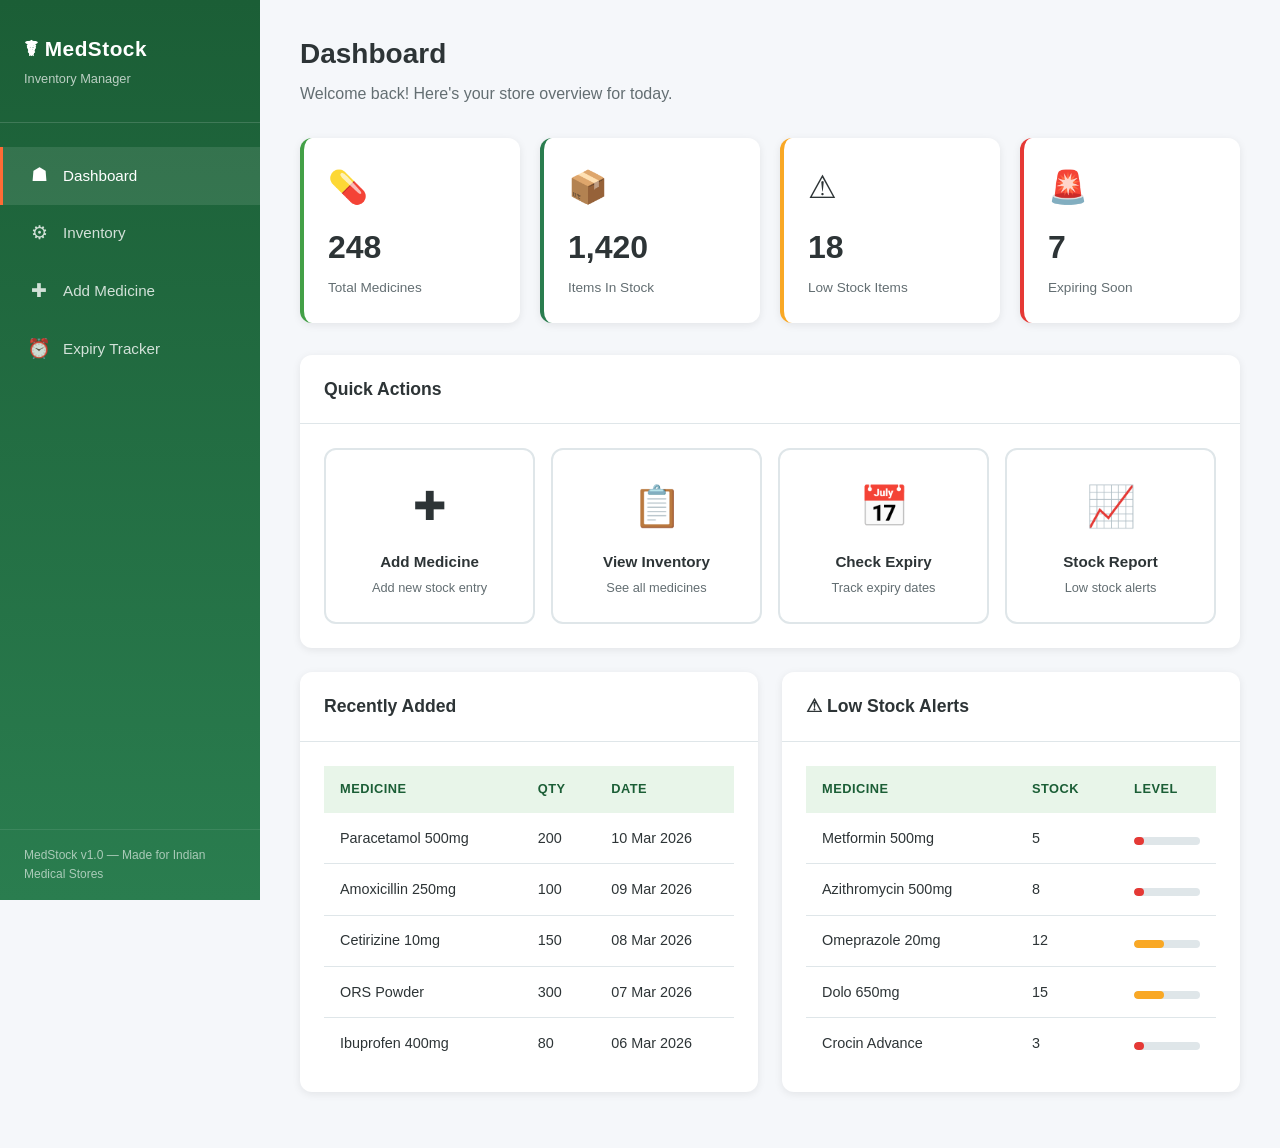
<file: index.html>
<!DOCTYPE html>
<html lang="en">
<head>
  <meta charset="UTF-8">
  <meta name="viewport" content="width=device-width, initial-scale=1.0">
  <title>MedStock - Dashboard</title>
  <link rel="stylesheet" href="style.css">
</head>
<body>
  <div class="page-wrapper">

    <!-- Sidebar Navigation -->
    <nav class="sidebar">
      <div class="sidebar-brand">
        <h2>&#9764; MedStock</h2>
        <p>Inventory Manager</p>
      </div>
      <ul class="sidebar-nav">
        <li><a href="index.html" class="active"><span class="nav-icon">&#9751;</span> Dashboard</a></li>
        <li><a href="inventory.html"><span class="nav-icon">&#9881;</span> Inventory</a></li>
        <li><a href="add-medicine.html"><span class="nav-icon">&#10010;</span> Add Medicine</a></li>
        <li><a href="expiry.html"><span class="nav-icon">&#9200;</span> Expiry Tracker</a></li>
      </ul>
      <div class="sidebar-footer">
        MedStock v1.0 &mdash; Made for Indian Medical Stores
      </div>
    </nav>

    <!-- Main Content -->
    <main class="main-content">

      <!-- Page Header -->
      <div class="page-header">
        <h1>Dashboard</h1>
        <p>Welcome back! Here's your store overview for today.</p>
      </div>

      <!-- Stats Cards -->
      <section class="stats-grid">
        <div class="stat-card success">
          <div class="stat-icon">&#128138;</div>
          <div class="stat-value">248</div>
          <div class="stat-label">Total Medicines</div>
        </div>
        <div class="stat-card">
          <div class="stat-icon">&#128230;</div>
          <div class="stat-value">1,420</div>
          <div class="stat-label">Items In Stock</div>
        </div>
        <div class="stat-card warning">
          <div class="stat-icon">&#9888;</div>
          <div class="stat-value">18</div>
          <div class="stat-label">Low Stock Items</div>
        </div>
        <div class="stat-card danger">
          <div class="stat-icon">&#128680;</div>
          <div class="stat-value">7</div>
          <div class="stat-label">Expiring Soon</div>
        </div>
      </section>

      <!-- Quick Actions -->
      <div class="card">
        <div class="card-header">
          <h2>Quick Actions</h2>
        </div>
        <div class="card-body">
          <div class="quick-actions">
            <a href="add-medicine.html" class="quick-action-card">
              <div class="action-icon">&#10010;</div>
              <div class="action-label">Add Medicine</div>
              <div class="action-desc">Add new stock entry</div>
            </a>
            <a href="inventory.html" class="quick-action-card">
              <div class="action-icon">&#128203;</div>
              <div class="action-label">View Inventory</div>
              <div class="action-desc">See all medicines</div>
            </a>
            <a href="expiry.html" class="quick-action-card">
              <div class="action-icon">&#128197;</div>
              <div class="action-label">Check Expiry</div>
              <div class="action-desc">Track expiry dates</div>
            </a>
            <a href="inventory.html" class="quick-action-card">
              <div class="action-icon">&#128200;</div>
              <div class="action-label">Stock Report</div>
              <div class="action-desc">Low stock alerts</div>
            </a>
          </div>
        </div>
      </div>

      <!-- Two Column Section -->
      <div class="two-col">

        <!-- Recent Additions -->
        <div class="card">
          <div class="card-header">
            <h2>Recently Added</h2>
          </div>
          <div class="card-body">
            <div class="table-wrapper">
              <table>
                <thead>
                  <tr>
                    <th>Medicine</th>
                    <th>Qty</th>
                    <th>Date</th>
                  </tr>
                </thead>
                <tbody>
                  <tr>
                    <td>Paracetamol 500mg</td>
                    <td>200</td>
                    <td>10 Mar 2026</td>
                  </tr>
                  <tr>
                    <td>Amoxicillin 250mg</td>
                    <td>100</td>
                    <td>09 Mar 2026</td>
                  </tr>
                  <tr>
                    <td>Cetirizine 10mg</td>
                    <td>150</td>
                    <td>08 Mar 2026</td>
                  </tr>
                  <tr>
                    <td>ORS Powder</td>
                    <td>300</td>
                    <td>07 Mar 2026</td>
                  </tr>
                  <tr>
                    <td>Ibuprofen 400mg</td>
                    <td>80</td>
                    <td>06 Mar 2026</td>
                  </tr>
                </tbody>
              </table>
            </div>
          </div>
        </div>

        <!-- Low Stock Alerts -->
        <div class="card">
          <div class="card-header">
            <h2>&#9888; Low Stock Alerts</h2>
          </div>
          <div class="card-body">
            <div class="table-wrapper">
              <table>
                <thead>
                  <tr>
                    <th>Medicine</th>
                    <th>Stock</th>
                    <th>Level</th>
                  </tr>
                </thead>
                <tbody>
                  <tr>
                    <td>Metformin 500mg</td>
                    <td>5</td>
                    <td>
                      <div class="stock-bar"><div class="stock-bar-fill low"></div></div>
                    </td>
                  </tr>
                  <tr>
                    <td>Azithromycin 500mg</td>
                    <td>8</td>
                    <td>
                      <div class="stock-bar"><div class="stock-bar-fill low"></div></div>
                    </td>
                  </tr>
                  <tr>
                    <td>Omeprazole 20mg</td>
                    <td>12</td>
                    <td>
                      <div class="stock-bar"><div class="stock-bar-fill medium"></div></div>
                    </td>
                  </tr>
                  <tr>
                    <td>Dolo 650mg</td>
                    <td>15</td>
                    <td>
                      <div class="stock-bar"><div class="stock-bar-fill medium"></div></div>
                    </td>
                  </tr>
                  <tr>
                    <td>Crocin Advance</td>
                    <td>3</td>
                    <td>
                      <div class="stock-bar"><div class="stock-bar-fill low"></div></div>
                    </td>
                  </tr>
                </tbody>
              </table>
            </div>
          </div>
        </div>

      </div>

    </main>
  </div>
</body>
</html>
</file>
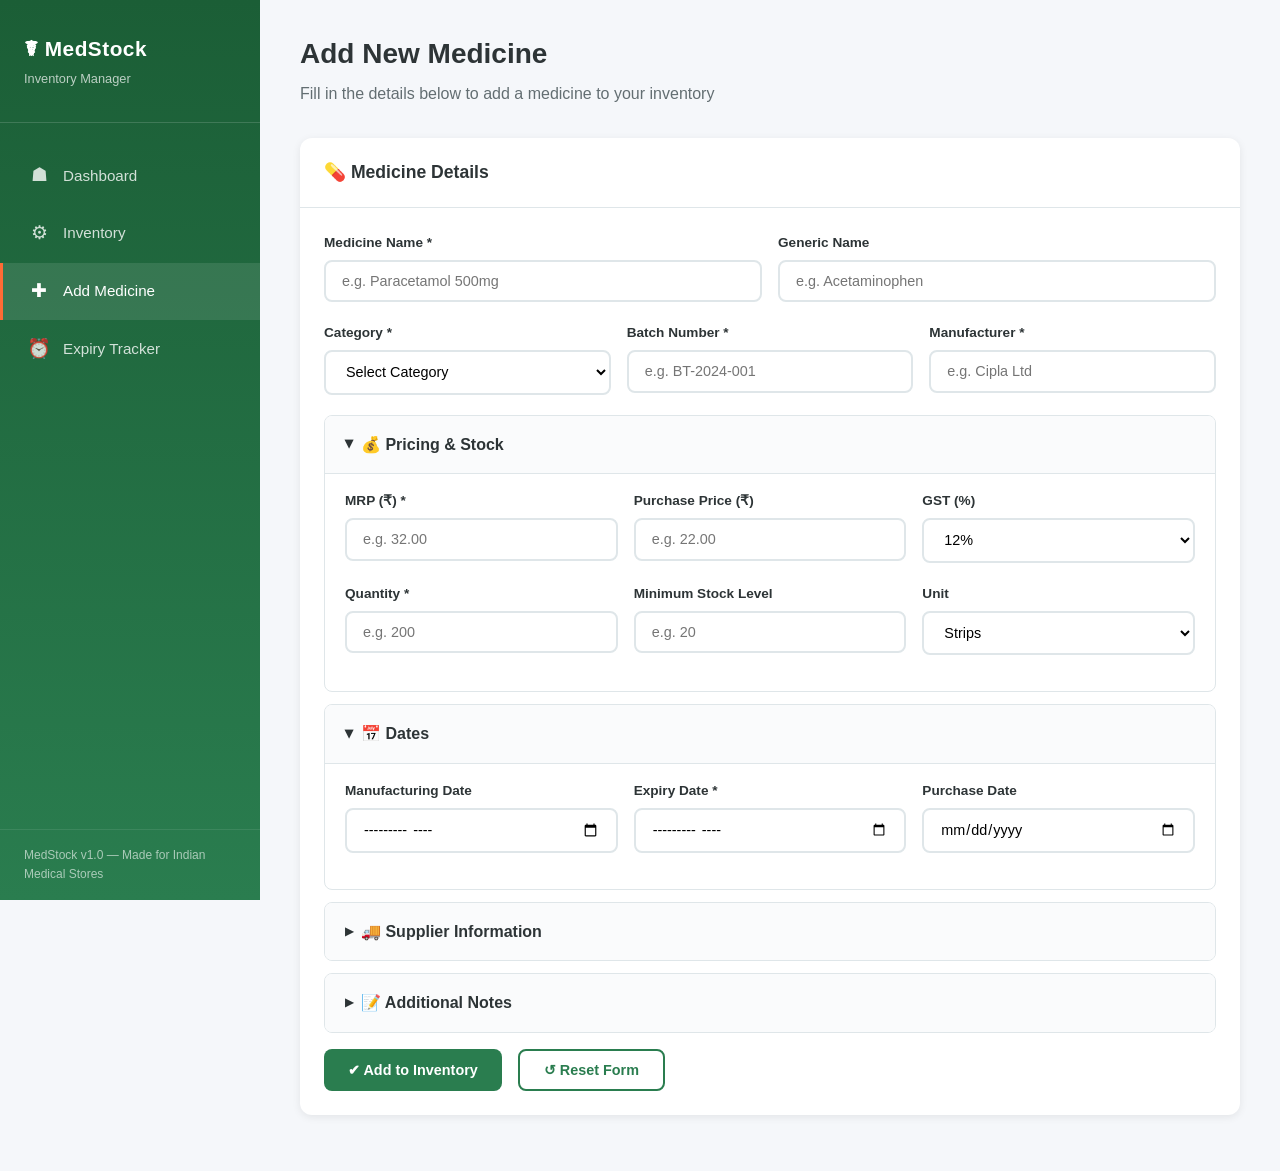
<file: add-medicine.html>
<!DOCTYPE html>
<html lang="en">
<head>
  <meta charset="UTF-8">
  <meta name="viewport" content="width=device-width, initial-scale=1.0">
  <title>MedStock - Add Medicine</title>
  <link rel="stylesheet" href="style.css">
</head>
<body>
  <div class="page-wrapper">

    <!-- Sidebar Navigation -->
    <nav class="sidebar">
      <div class="sidebar-brand">
        <h2>&#9764; MedStock</h2>
        <p>Inventory Manager</p>
      </div>
      <ul class="sidebar-nav">
        <li><a href="index.html"><span class="nav-icon">&#9751;</span> Dashboard</a></li>
        <li><a href="inventory.html"><span class="nav-icon">&#9881;</span> Inventory</a></li>
        <li><a href="add-medicine.html" class="active"><span class="nav-icon">&#10010;</span> Add Medicine</a></li>
        <li><a href="expiry.html"><span class="nav-icon">&#9200;</span> Expiry Tracker</a></li>
      </ul>
      <div class="sidebar-footer">
        MedStock v1.0 &mdash; Made for Indian Medical Stores
      </div>
    </nav>

    <!-- Main Content -->
    <main class="main-content">

      <!-- Page Header -->
      <div class="page-header">
        <h1>Add New Medicine</h1>
        <p>Fill in the details below to add a medicine to your inventory</p>
      </div>

      <!-- Add Medicine Form -->
      <div class="card">
        <div class="card-header">
          <h2>&#128138; Medicine Details</h2>
        </div>
        <div class="card-body">
          <form action="#" method="post">

            <!-- Basic Info -->
            <div class="form-row">
              <div class="form-group">
                <label for="name">Medicine Name *</label>
                <input type="text" id="name" name="name" placeholder="e.g. Paracetamol 500mg" required>
              </div>
              <div class="form-group">
                <label for="generic">Generic Name</label>
                <input type="text" id="generic" name="generic" placeholder="e.g. Acetaminophen">
              </div>
            </div>

            <div class="form-row-3">
              <div class="form-group">
                <label for="category">Category *</label>
                <select id="category" name="category" required>
                  <option value="">Select Category</option>
                  <option value="tablet">Tablet</option>
                  <option value="capsule">Capsule</option>
                  <option value="syrup">Syrup</option>
                  <option value="injection">Injection</option>
                  <option value="ointment">Ointment / Cream</option>
                  <option value="drops">Drops (Eye/Ear/Nasal)</option>
                  <option value="powder">Powder / Sachet</option>
                  <option value="spray">Spray</option>
                  <option value="other">Other</option>
                </select>
              </div>
              <div class="form-group">
                <label for="batch">Batch Number *</label>
                <input type="text" id="batch" name="batch" placeholder="e.g. BT-2024-001" required>
              </div>
              <div class="form-group">
                <label for="manufacturer">Manufacturer *</label>
                <input type="text" id="manufacturer" name="manufacturer" placeholder="e.g. Cipla Ltd" required>
              </div>
            </div>

            <!-- Pricing & Stock -->
            <details open>
              <summary>&#128176; Pricing &amp; Stock</summary>
              <div class="details-content">
                <div class="form-row-3">
                  <div class="form-group">
                    <label for="mrp">MRP (&#8377;) *</label>
                    <input type="number" id="mrp" name="mrp" placeholder="e.g. 32.00" step="0.01" min="0" required>
                  </div>
                  <div class="form-group">
                    <label for="purchase-price">Purchase Price (&#8377;)</label>
                    <input type="number" id="purchase-price" name="purchase_price" placeholder="e.g. 22.00" step="0.01" min="0">
                  </div>
                  <div class="form-group">
                    <label for="gst">GST (%)</label>
                    <select id="gst" name="gst">
                      <option value="0">0%</option>
                      <option value="5">5%</option>
                      <option value="12" selected>12%</option>
                      <option value="18">18%</option>
                      <option value="28">28%</option>
                    </select>
                  </div>
                </div>
                <div class="form-row-3">
                  <div class="form-group">
                    <label for="quantity">Quantity *</label>
                    <input type="number" id="quantity" name="quantity" placeholder="e.g. 200" min="0" required>
                  </div>
                  <div class="form-group">
                    <label for="min-stock">Minimum Stock Level</label>
                    <input type="number" id="min-stock" name="min_stock" placeholder="e.g. 20" min="0">
                  </div>
                  <div class="form-group">
                    <label for="unit">Unit</label>
                    <select id="unit" name="unit">
                      <option value="strips">Strips</option>
                      <option value="bottles">Bottles</option>
                      <option value="vials">Vials</option>
                      <option value="tubes">Tubes</option>
                      <option value="sachets">Sachets</option>
                      <option value="pieces">Pieces</option>
                    </select>
                  </div>
                </div>
              </div>
            </details>

            <!-- Dates -->
            <details open>
              <summary>&#128197; Dates</summary>
              <div class="details-content">
                <div class="form-row-3">
                  <div class="form-group">
                    <label for="mfg-date">Manufacturing Date</label>
                    <input type="month" id="mfg-date" name="mfg_date">
                  </div>
                  <div class="form-group">
                    <label for="exp-date">Expiry Date *</label>
                    <input type="month" id="exp-date" name="exp_date" required>
                  </div>
                  <div class="form-group">
                    <label for="purchase-date">Purchase Date</label>
                    <input type="date" id="purchase-date" name="purchase_date">
                  </div>
                </div>
              </div>
            </details>

            <!-- Supplier Info -->
            <details>
              <summary>&#128666; Supplier Information</summary>
              <div class="details-content">
                <div class="form-row">
                  <div class="form-group">
                    <label for="supplier">Supplier Name</label>
                    <input type="text" id="supplier" name="supplier" placeholder="e.g. Mehta Medical Distributors">
                  </div>
                  <div class="form-group">
                    <label for="supplier-phone">Supplier Phone</label>
                    <input type="tel" id="supplier-phone" name="supplier_phone" placeholder="e.g. +91 98765 43210">
                  </div>
                </div>
                <div class="form-group">
                  <label for="invoice">Invoice Number</label>
                  <input type="text" id="invoice" name="invoice" placeholder="e.g. INV-2024-0456">
                </div>
              </div>
            </details>

            <!-- Notes -->
            <details>
              <summary>&#128221; Additional Notes</summary>
              <div class="details-content">
                <div class="form-group">
                  <label for="notes">Notes</label>
                  <textarea id="notes" name="notes" rows="3" placeholder="Any special storage instructions, remarks, etc."></textarea>
                </div>
                <div class="form-group">
                  <label for="storage">Storage Instructions</label>
                  <select id="storage" name="storage">
                    <option value="room">Room Temperature (15-30°C)</option>
                    <option value="cool">Cool &amp; Dry Place</option>
                    <option value="refrigerated">Refrigerated (2-8°C)</option>
                    <option value="frozen">Frozen (-20°C)</option>
                  </select>
                </div>
              </div>
            </details>

            <!-- Submit -->
            <div class="mt-2" style="display: flex; gap: 1rem;">
              <button type="submit" class="btn btn-primary">&#10004; Add to Inventory</button>
              <button type="reset" class="btn btn-outline">&#8634; Reset Form</button>
            </div>

          </form>
        </div>
      </div>

    </main>
  </div>
</body>
</html>
</file>
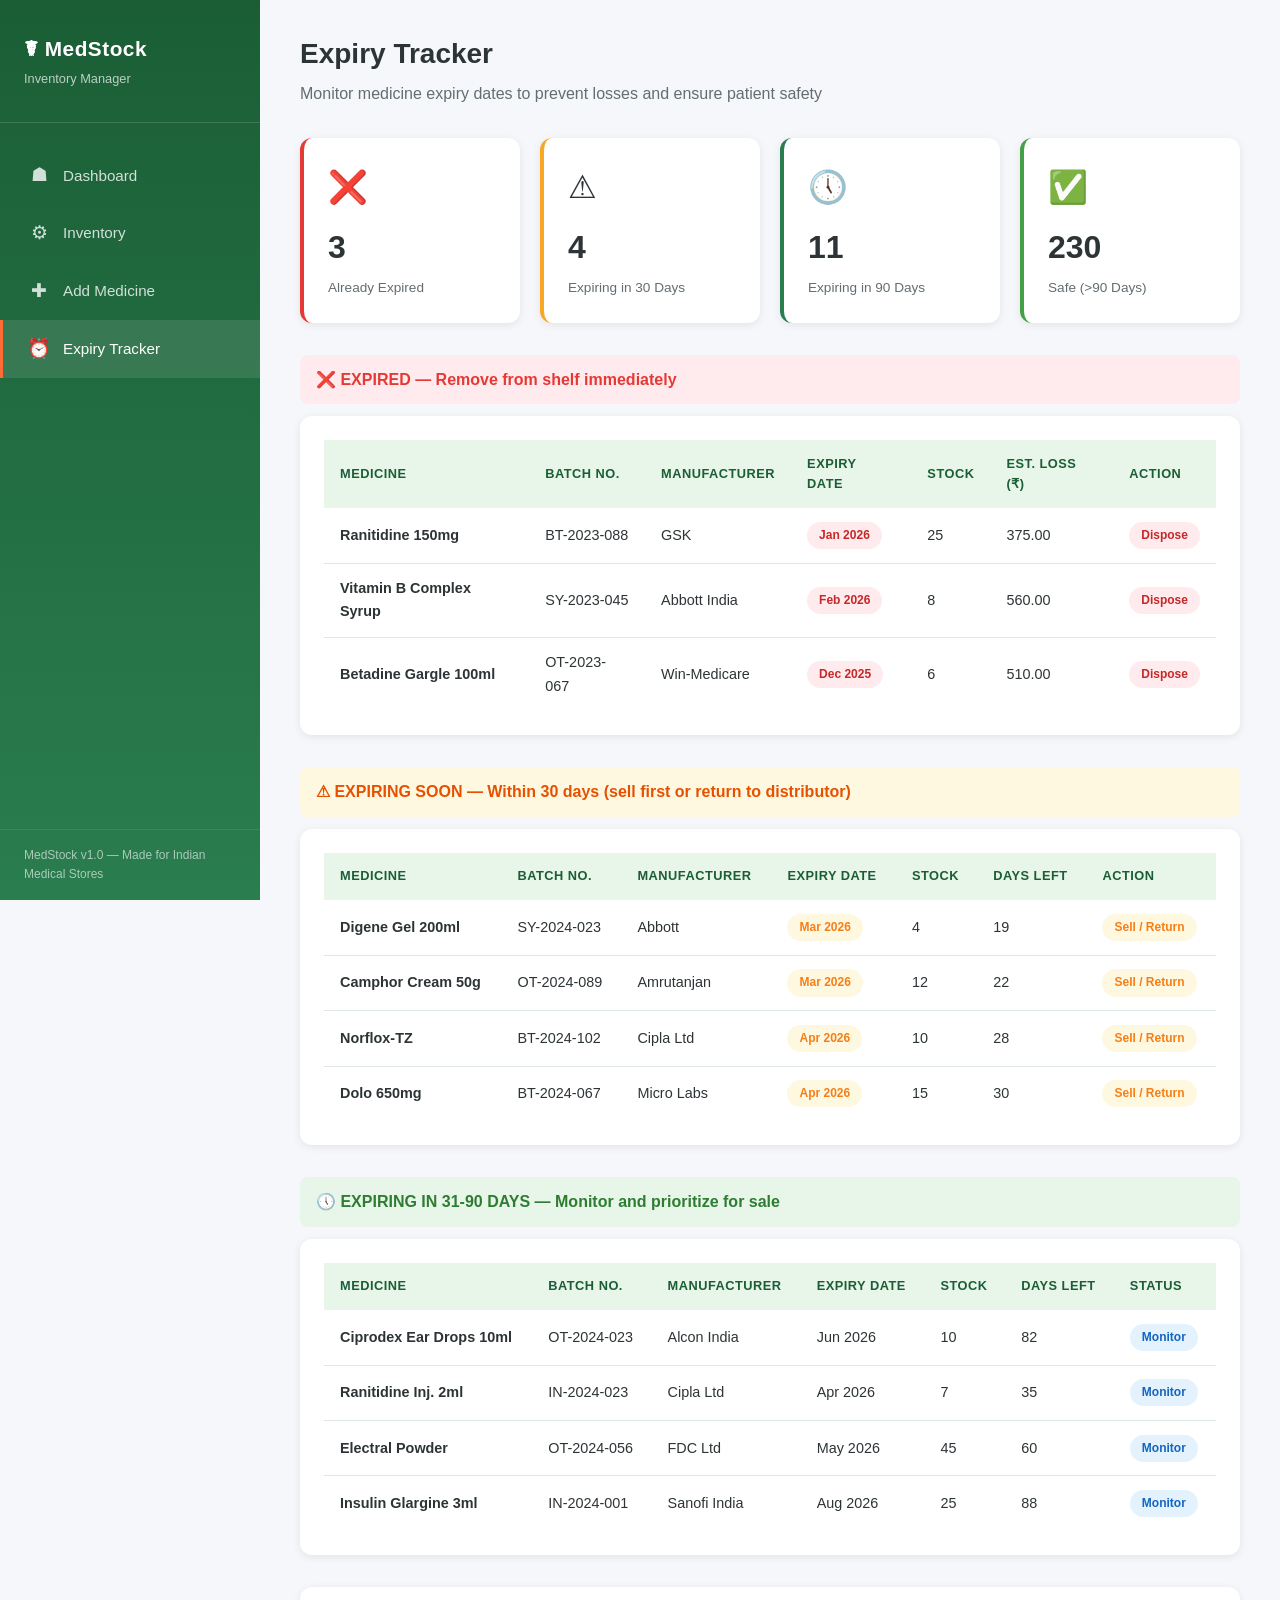
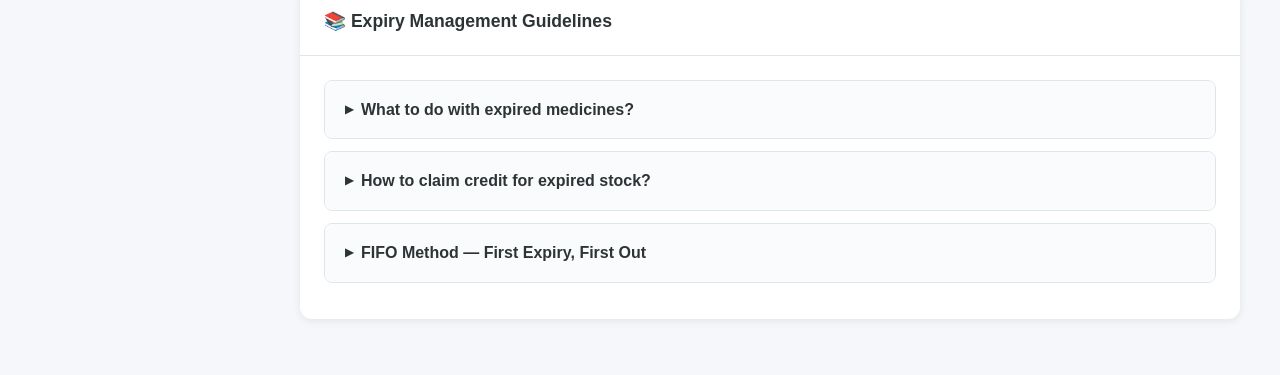
<file: expiry.html>
<!DOCTYPE html>
<html lang="en">
<head>
  <meta charset="UTF-8">
  <meta name="viewport" content="width=device-width, initial-scale=1.0">
  <title>MedStock - Expiry Tracker</title>
  <link rel="stylesheet" href="style.css">
</head>
<body>
  <div class="page-wrapper">

    <!-- Sidebar Navigation -->
    <nav class="sidebar">
      <div class="sidebar-brand">
        <h2>&#9764; MedStock</h2>
        <p>Inventory Manager</p>
      </div>
      <ul class="sidebar-nav">
        <li><a href="index.html"><span class="nav-icon">&#9751;</span> Dashboard</a></li>
        <li><a href="inventory.html"><span class="nav-icon">&#9881;</span> Inventory</a></li>
        <li><a href="add-medicine.html"><span class="nav-icon">&#10010;</span> Add Medicine</a></li>
        <li><a href="expiry.html" class="active"><span class="nav-icon">&#9200;</span> Expiry Tracker</a></li>
      </ul>
      <div class="sidebar-footer">
        MedStock v1.0 &mdash; Made for Indian Medical Stores
      </div>
    </nav>

    <!-- Main Content -->
    <main class="main-content">

      <!-- Page Header -->
      <div class="page-header">
        <h1>Expiry Tracker</h1>
        <p>Monitor medicine expiry dates to prevent losses and ensure patient safety</p>
      </div>

      <!-- Summary Stats -->
      <section class="stats-grid">
        <div class="stat-card danger">
          <div class="stat-icon">&#10060;</div>
          <div class="stat-value">3</div>
          <div class="stat-label">Already Expired</div>
        </div>
        <div class="stat-card warning">
          <div class="stat-icon">&#9888;</div>
          <div class="stat-value">4</div>
          <div class="stat-label">Expiring in 30 Days</div>
        </div>
        <div class="stat-card">
          <div class="stat-icon">&#128340;</div>
          <div class="stat-value">11</div>
          <div class="stat-label">Expiring in 90 Days</div>
        </div>
        <div class="stat-card success">
          <div class="stat-icon">&#9989;</div>
          <div class="stat-value">230</div>
          <div class="stat-label">Safe (&gt;90 Days)</div>
        </div>
      </section>

      <!-- EXPIRED -->
      <div class="expiry-group">
        <div class="expiry-group-title expired">
          &#10060; EXPIRED &mdash; Remove from shelf immediately
        </div>
        <div class="card">
          <div class="card-body">
            <div class="table-wrapper">
              <table>
                <thead>
                  <tr>
                    <th>Medicine</th>
                    <th>Batch No.</th>
                    <th>Manufacturer</th>
                    <th>Expiry Date</th>
                    <th>Stock</th>
                    <th>Est. Loss (&#8377;)</th>
                    <th>Action</th>
                  </tr>
                </thead>
                <tbody>
                  <tr>
                    <td><strong>Ranitidine 150mg</strong></td>
                    <td>BT-2023-088</td>
                    <td>GSK</td>
                    <td><span class="badge badge-danger">Jan 2026</span></td>
                    <td>25</td>
                    <td>375.00</td>
                    <td><span class="badge badge-danger">Dispose</span></td>
                  </tr>
                  <tr>
                    <td><strong>Vitamin B Complex Syrup</strong></td>
                    <td>SY-2023-045</td>
                    <td>Abbott India</td>
                    <td><span class="badge badge-danger">Feb 2026</span></td>
                    <td>8</td>
                    <td>560.00</td>
                    <td><span class="badge badge-danger">Dispose</span></td>
                  </tr>
                  <tr>
                    <td><strong>Betadine Gargle 100ml</strong></td>
                    <td>OT-2023-067</td>
                    <td>Win-Medicare</td>
                    <td><span class="badge badge-danger">Dec 2025</span></td>
                    <td>6</td>
                    <td>510.00</td>
                    <td><span class="badge badge-danger">Dispose</span></td>
                  </tr>
                </tbody>
              </table>
            </div>
          </div>
        </div>
      </div>

      <!-- EXPIRING SOON (within 30 days) -->
      <div class="expiry-group">
        <div class="expiry-group-title expiring-soon">
          &#9888; EXPIRING SOON &mdash; Within 30 days (sell first or return to distributor)
        </div>
        <div class="card">
          <div class="card-body">
            <div class="table-wrapper">
              <table>
                <thead>
                  <tr>
                    <th>Medicine</th>
                    <th>Batch No.</th>
                    <th>Manufacturer</th>
                    <th>Expiry Date</th>
                    <th>Stock</th>
                    <th>Days Left</th>
                    <th>Action</th>
                  </tr>
                </thead>
                <tbody>
                  <tr>
                    <td><strong>Digene Gel 200ml</strong></td>
                    <td>SY-2024-023</td>
                    <td>Abbott</td>
                    <td><span class="badge badge-warning">Mar 2026</span></td>
                    <td>4</td>
                    <td>19</td>
                    <td><span class="badge badge-warning">Sell / Return</span></td>
                  </tr>
                  <tr>
                    <td><strong>Camphor Cream 50g</strong></td>
                    <td>OT-2024-089</td>
                    <td>Amrutanjan</td>
                    <td><span class="badge badge-warning">Mar 2026</span></td>
                    <td>12</td>
                    <td>22</td>
                    <td><span class="badge badge-warning">Sell / Return</span></td>
                  </tr>
                  <tr>
                    <td><strong>Norflox-TZ</strong></td>
                    <td>BT-2024-102</td>
                    <td>Cipla Ltd</td>
                    <td><span class="badge badge-warning">Apr 2026</span></td>
                    <td>10</td>
                    <td>28</td>
                    <td><span class="badge badge-warning">Sell / Return</span></td>
                  </tr>
                  <tr>
                    <td><strong>Dolo 650mg</strong></td>
                    <td>BT-2024-067</td>
                    <td>Micro Labs</td>
                    <td><span class="badge badge-warning">Apr 2026</span></td>
                    <td>15</td>
                    <td>30</td>
                    <td><span class="badge badge-warning">Sell / Return</span></td>
                  </tr>
                </tbody>
              </table>
            </div>
          </div>
        </div>
      </div>

      <!-- EXPIRING IN 90 DAYS -->
      <div class="expiry-group">
        <div class="expiry-group-title safe">
          &#128340; EXPIRING IN 31-90 DAYS &mdash; Monitor and prioritize for sale
        </div>
        <div class="card">
          <div class="card-body">
            <div class="table-wrapper">
              <table>
                <thead>
                  <tr>
                    <th>Medicine</th>
                    <th>Batch No.</th>
                    <th>Manufacturer</th>
                    <th>Expiry Date</th>
                    <th>Stock</th>
                    <th>Days Left</th>
                    <th>Status</th>
                  </tr>
                </thead>
                <tbody>
                  <tr>
                    <td><strong>Ciprodex Ear Drops 10ml</strong></td>
                    <td>OT-2024-023</td>
                    <td>Alcon India</td>
                    <td>Jun 2026</td>
                    <td>10</td>
                    <td>82</td>
                    <td><span class="badge badge-info">Monitor</span></td>
                  </tr>
                  <tr>
                    <td><strong>Ranitidine Inj. 2ml</strong></td>
                    <td>IN-2024-023</td>
                    <td>Cipla Ltd</td>
                    <td>Apr 2026</td>
                    <td>7</td>
                    <td>35</td>
                    <td><span class="badge badge-info">Monitor</span></td>
                  </tr>
                  <tr>
                    <td><strong>Electral Powder</strong></td>
                    <td>OT-2024-056</td>
                    <td>FDC Ltd</td>
                    <td>May 2026</td>
                    <td>45</td>
                    <td>60</td>
                    <td><span class="badge badge-info">Monitor</span></td>
                  </tr>
                  <tr>
                    <td><strong>Insulin Glargine 3ml</strong></td>
                    <td>IN-2024-001</td>
                    <td>Sanofi India</td>
                    <td>Aug 2026</td>
                    <td>25</td>
                    <td>88</td>
                    <td><span class="badge badge-info">Monitor</span></td>
                  </tr>
                </tbody>
              </table>
            </div>
          </div>
        </div>
      </div>

      <!-- Expiry Guidelines -->
      <div class="card">
        <div class="card-header">
          <h2>&#128218; Expiry Management Guidelines</h2>
        </div>
        <div class="card-body">
          <details>
            <summary>What to do with expired medicines?</summary>
            <div class="details-content">
              <p>As per Indian Drug &amp; Cosmetics Act:</p>
              <ul style="margin: 0.5rem 0 0 1.5rem;">
                <li>Remove expired medicines from the shelf immediately</li>
                <li>Store separately in a marked &ldquo;Expired&rdquo; area</li>
                <li>Contact the distributor for return/credit within 30 days</li>
                <li>Maintain a register of expired medicines for audit</li>
                <li>Dispose as per local pharmacy guidelines</li>
              </ul>
            </div>
          </details>
          <details>
            <summary>How to claim credit for expired stock?</summary>
            <div class="details-content">
              <ul style="margin: 0 0 0 1.5rem;">
                <li>Contact the distributor or company representative</li>
                <li>Keep the original invoice and batch details ready</li>
                <li>Most companies accept returns up to 6 months post-expiry</li>
                <li>Credit notes are usually issued within 30-60 days</li>
                <li>Maintain a copy of all return receipts</li>
              </ul>
            </div>
          </details>
          <details>
            <summary>FIFO Method &mdash; First Expiry, First Out</summary>
            <div class="details-content">
              <p>Always sell medicines with the <strong>nearest expiry date first</strong>. When restocking shelves:</p>
              <ul style="margin: 0.5rem 0 0 1.5rem;">
                <li>Place newer stock at the back</li>
                <li>Move older stock to the front</li>
                <li>Check expiry dates weekly for fast-moving items</li>
                <li>Check expiry dates monthly for slow-moving items</li>
              </ul>
            </div>
          </details>
        </div>
      </div>

    </main>
  </div>
</body>
</html>
</file>
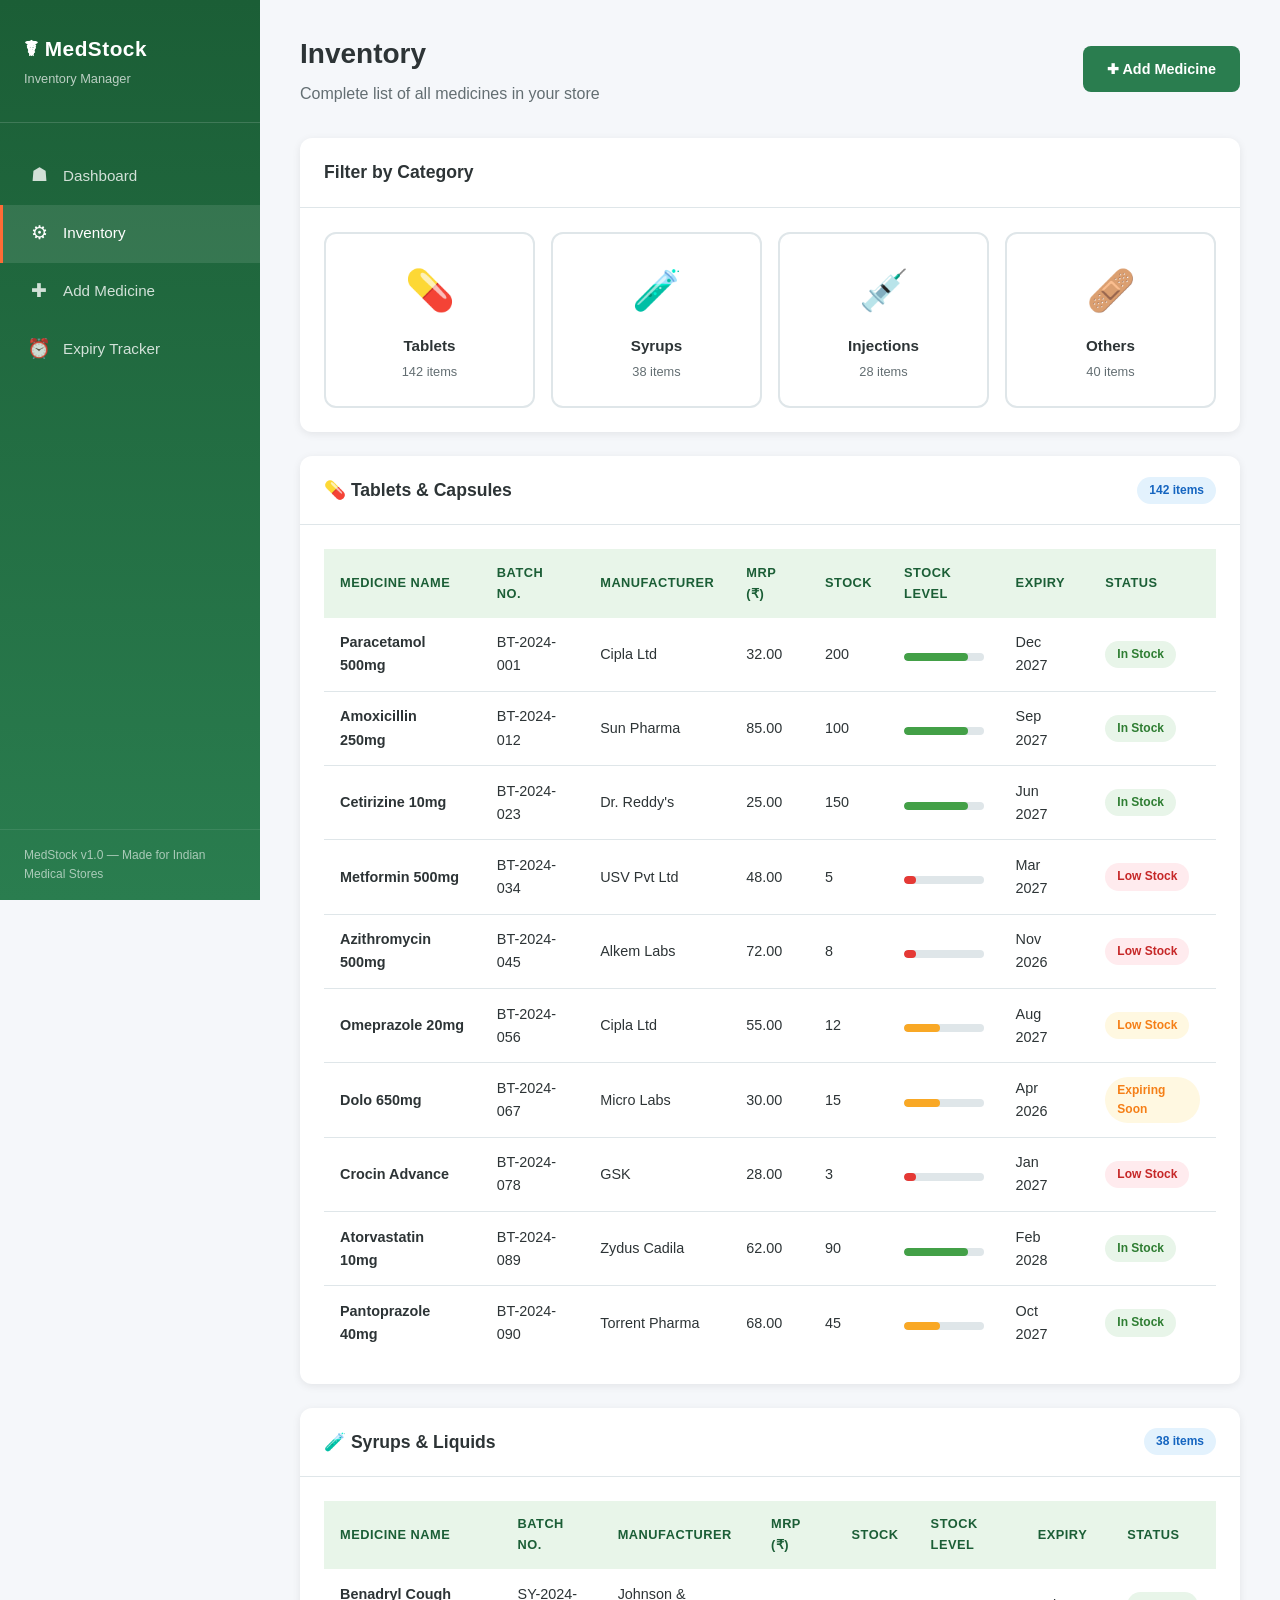
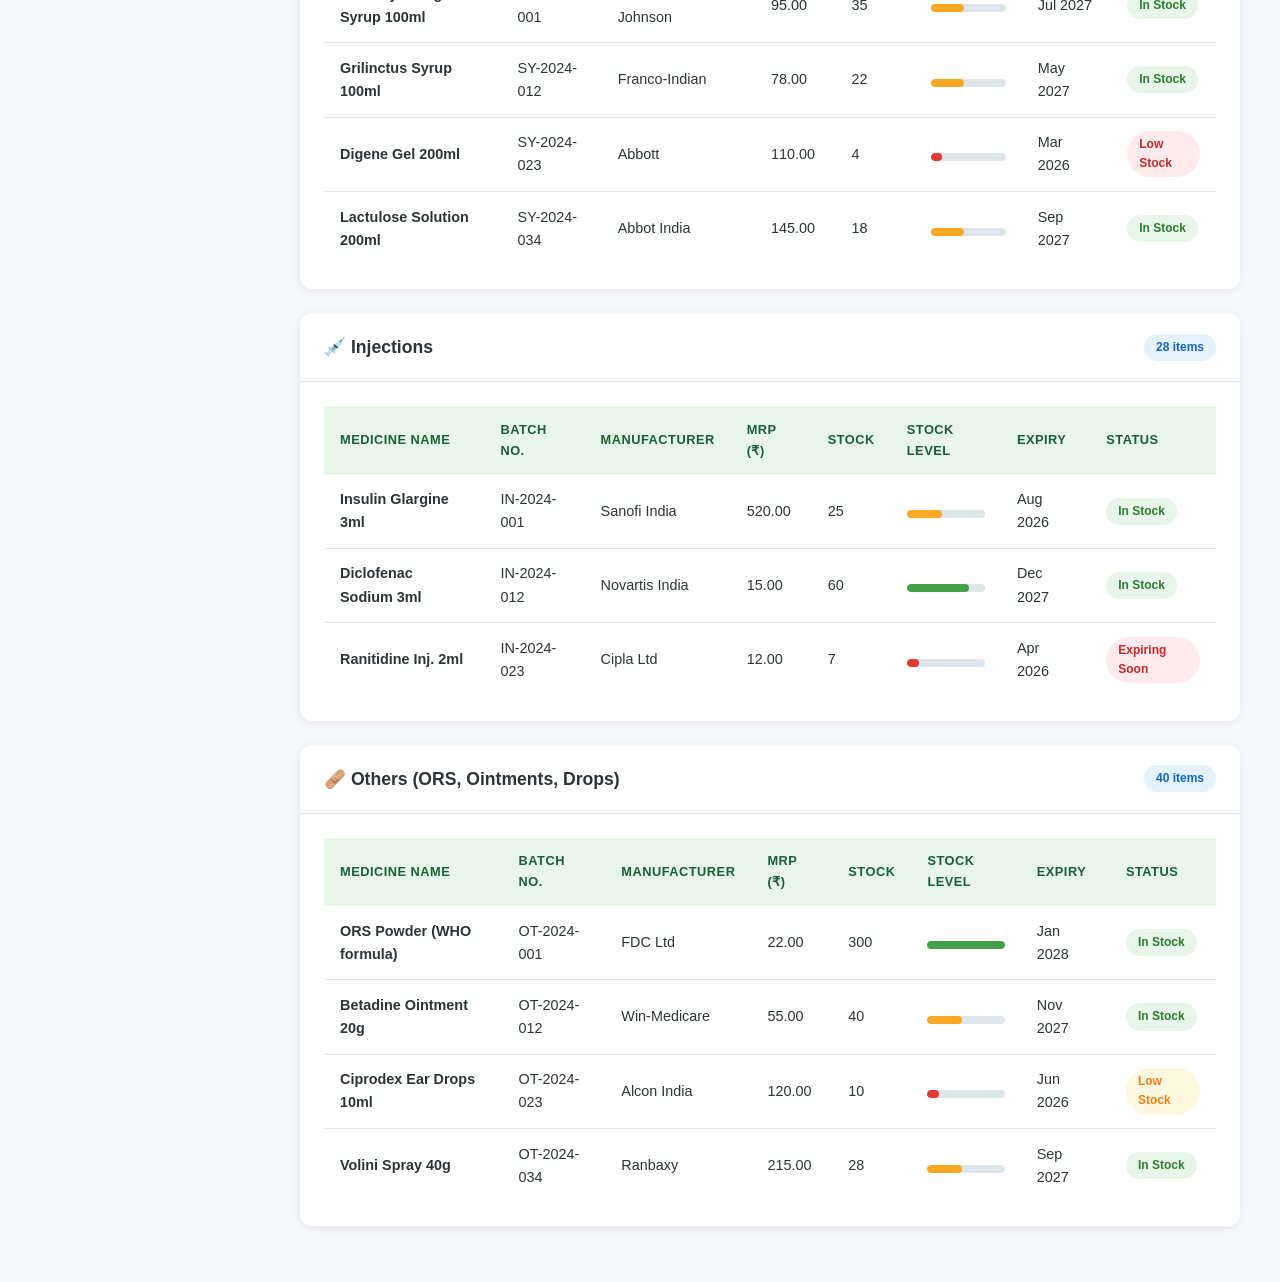
<file: inventory.html>
<!DOCTYPE html>
<html lang="en">
<head>
  <meta charset="UTF-8">
  <meta name="viewport" content="width=device-width, initial-scale=1.0">
  <title>MedStock - Inventory</title>
  <link rel="stylesheet" href="style.css">
</head>
<body>
  <div class="page-wrapper">

    <!-- Sidebar Navigation -->
    <nav class="sidebar">
      <div class="sidebar-brand">
        <h2>&#9764; MedStock</h2>
        <p>Inventory Manager</p>
      </div>
      <ul class="sidebar-nav">
        <li><a href="index.html"><span class="nav-icon">&#9751;</span> Dashboard</a></li>
        <li><a href="inventory.html" class="active"><span class="nav-icon">&#9881;</span> Inventory</a></li>
        <li><a href="add-medicine.html"><span class="nav-icon">&#10010;</span> Add Medicine</a></li>
        <li><a href="expiry.html"><span class="nav-icon">&#9200;</span> Expiry Tracker</a></li>
      </ul>
      <div class="sidebar-footer">
        MedStock v1.0 &mdash; Made for Indian Medical Stores
      </div>
    </nav>

    <!-- Main Content -->
    <main class="main-content">

      <!-- Page Header -->
      <div class="page-header flex-between">
        <div>
          <h1>Inventory</h1>
          <p>Complete list of all medicines in your store</p>
        </div>
        <a href="add-medicine.html" class="btn btn-primary">&#10010; Add Medicine</a>
      </div>

      <!-- Category Filters (CSS-only using details) -->
      <div class="card">
        <div class="card-header">
          <h2>Filter by Category</h2>
        </div>
        <div class="card-body">
          <div class="quick-actions">
            <a href="#tablets" class="quick-action-card">
              <div class="action-icon">&#128138;</div>
              <div class="action-label">Tablets</div>
              <div class="action-desc">142 items</div>
            </a>
            <a href="#syrups" class="quick-action-card">
              <div class="action-icon">&#129514;</div>
              <div class="action-label">Syrups</div>
              <div class="action-desc">38 items</div>
            </a>
            <a href="#injections" class="quick-action-card">
              <div class="action-icon">&#128137;</div>
              <div class="action-label">Injections</div>
              <div class="action-desc">28 items</div>
            </a>
            <a href="#others" class="quick-action-card">
              <div class="action-icon">&#129657;</div>
              <div class="action-label">Others</div>
              <div class="action-desc">40 items</div>
            </a>
          </div>
        </div>
      </div>

      <!-- Tablets Section -->
      <div class="card" id="tablets">
        <div class="card-header">
          <h2>&#128138; Tablets &amp; Capsules</h2>
          <span class="badge badge-info">142 items</span>
        </div>
        <div class="card-body">
          <div class="table-wrapper">
            <table>
              <thead>
                <tr>
                  <th>Medicine Name</th>
                  <th>Batch No.</th>
                  <th>Manufacturer</th>
                  <th>MRP (&#8377;)</th>
                  <th>Stock</th>
                  <th>Stock Level</th>
                  <th>Expiry</th>
                  <th>Status</th>
                </tr>
              </thead>
              <tbody>
                <tr>
                  <td><strong>Paracetamol 500mg</strong></td>
                  <td>BT-2024-001</td>
                  <td>Cipla Ltd</td>
                  <td>32.00</td>
                  <td>200</td>
                  <td><div class="stock-bar"><div class="stock-bar-fill high"></div></div></td>
                  <td>Dec 2027</td>
                  <td><span class="badge badge-success">In Stock</span></td>
                </tr>
                <tr>
                  <td><strong>Amoxicillin 250mg</strong></td>
                  <td>BT-2024-012</td>
                  <td>Sun Pharma</td>
                  <td>85.00</td>
                  <td>100</td>
                  <td><div class="stock-bar"><div class="stock-bar-fill high"></div></div></td>
                  <td>Sep 2027</td>
                  <td><span class="badge badge-success">In Stock</span></td>
                </tr>
                <tr>
                  <td><strong>Cetirizine 10mg</strong></td>
                  <td>BT-2024-023</td>
                  <td>Dr. Reddy's</td>
                  <td>25.00</td>
                  <td>150</td>
                  <td><div class="stock-bar"><div class="stock-bar-fill high"></div></div></td>
                  <td>Jun 2027</td>
                  <td><span class="badge badge-success">In Stock</span></td>
                </tr>
                <tr>
                  <td><strong>Metformin 500mg</strong></td>
                  <td>BT-2024-034</td>
                  <td>USV Pvt Ltd</td>
                  <td>48.00</td>
                  <td>5</td>
                  <td><div class="stock-bar"><div class="stock-bar-fill low"></div></div></td>
                  <td>Mar 2027</td>
                  <td><span class="badge badge-danger">Low Stock</span></td>
                </tr>
                <tr>
                  <td><strong>Azithromycin 500mg</strong></td>
                  <td>BT-2024-045</td>
                  <td>Alkem Labs</td>
                  <td>72.00</td>
                  <td>8</td>
                  <td><div class="stock-bar"><div class="stock-bar-fill low"></div></div></td>
                  <td>Nov 2026</td>
                  <td><span class="badge badge-danger">Low Stock</span></td>
                </tr>
                <tr>
                  <td><strong>Omeprazole 20mg</strong></td>
                  <td>BT-2024-056</td>
                  <td>Cipla Ltd</td>
                  <td>55.00</td>
                  <td>12</td>
                  <td><div class="stock-bar"><div class="stock-bar-fill medium"></div></div></td>
                  <td>Aug 2027</td>
                  <td><span class="badge badge-warning">Low Stock</span></td>
                </tr>
                <tr>
                  <td><strong>Dolo 650mg</strong></td>
                  <td>BT-2024-067</td>
                  <td>Micro Labs</td>
                  <td>30.00</td>
                  <td>15</td>
                  <td><div class="stock-bar"><div class="stock-bar-fill medium"></div></div></td>
                  <td>Apr 2026</td>
                  <td><span class="badge badge-warning">Expiring Soon</span></td>
                </tr>
                <tr>
                  <td><strong>Crocin Advance</strong></td>
                  <td>BT-2024-078</td>
                  <td>GSK</td>
                  <td>28.00</td>
                  <td>3</td>
                  <td><div class="stock-bar"><div class="stock-bar-fill low"></div></div></td>
                  <td>Jan 2027</td>
                  <td><span class="badge badge-danger">Low Stock</span></td>
                </tr>
                <tr>
                  <td><strong>Atorvastatin 10mg</strong></td>
                  <td>BT-2024-089</td>
                  <td>Zydus Cadila</td>
                  <td>62.00</td>
                  <td>90</td>
                  <td><div class="stock-bar"><div class="stock-bar-fill high"></div></div></td>
                  <td>Feb 2028</td>
                  <td><span class="badge badge-success">In Stock</span></td>
                </tr>
                <tr>
                  <td><strong>Pantoprazole 40mg</strong></td>
                  <td>BT-2024-090</td>
                  <td>Torrent Pharma</td>
                  <td>68.00</td>
                  <td>45</td>
                  <td><div class="stock-bar"><div class="stock-bar-fill medium"></div></div></td>
                  <td>Oct 2027</td>
                  <td><span class="badge badge-success">In Stock</span></td>
                </tr>
              </tbody>
            </table>
          </div>
        </div>
      </div>

      <!-- Syrups Section -->
      <div class="card" id="syrups">
        <div class="card-header">
          <h2>&#129514; Syrups &amp; Liquids</h2>
          <span class="badge badge-info">38 items</span>
        </div>
        <div class="card-body">
          <div class="table-wrapper">
            <table>
              <thead>
                <tr>
                  <th>Medicine Name</th>
                  <th>Batch No.</th>
                  <th>Manufacturer</th>
                  <th>MRP (&#8377;)</th>
                  <th>Stock</th>
                  <th>Stock Level</th>
                  <th>Expiry</th>
                  <th>Status</th>
                </tr>
              </thead>
              <tbody>
                <tr>
                  <td><strong>Benadryl Cough Syrup 100ml</strong></td>
                  <td>SY-2024-001</td>
                  <td>Johnson &amp; Johnson</td>
                  <td>95.00</td>
                  <td>35</td>
                  <td><div class="stock-bar"><div class="stock-bar-fill medium"></div></div></td>
                  <td>Jul 2027</td>
                  <td><span class="badge badge-success">In Stock</span></td>
                </tr>
                <tr>
                  <td><strong>Grilinctus Syrup 100ml</strong></td>
                  <td>SY-2024-012</td>
                  <td>Franco-Indian</td>
                  <td>78.00</td>
                  <td>22</td>
                  <td><div class="stock-bar"><div class="stock-bar-fill medium"></div></div></td>
                  <td>May 2027</td>
                  <td><span class="badge badge-success">In Stock</span></td>
                </tr>
                <tr>
                  <td><strong>Digene Gel 200ml</strong></td>
                  <td>SY-2024-023</td>
                  <td>Abbott</td>
                  <td>110.00</td>
                  <td>4</td>
                  <td><div class="stock-bar"><div class="stock-bar-fill low"></div></div></td>
                  <td>Mar 2026</td>
                  <td><span class="badge badge-danger">Low Stock</span></td>
                </tr>
                <tr>
                  <td><strong>Lactulose Solution 200ml</strong></td>
                  <td>SY-2024-034</td>
                  <td>Abbot India</td>
                  <td>145.00</td>
                  <td>18</td>
                  <td><div class="stock-bar"><div class="stock-bar-fill medium"></div></div></td>
                  <td>Sep 2027</td>
                  <td><span class="badge badge-success">In Stock</span></td>
                </tr>
              </tbody>
            </table>
          </div>
        </div>
      </div>

      <!-- Injections Section -->
      <div class="card" id="injections">
        <div class="card-header">
          <h2>&#128137; Injections</h2>
          <span class="badge badge-info">28 items</span>
        </div>
        <div class="card-body">
          <div class="table-wrapper">
            <table>
              <thead>
                <tr>
                  <th>Medicine Name</th>
                  <th>Batch No.</th>
                  <th>Manufacturer</th>
                  <th>MRP (&#8377;)</th>
                  <th>Stock</th>
                  <th>Stock Level</th>
                  <th>Expiry</th>
                  <th>Status</th>
                </tr>
              </thead>
              <tbody>
                <tr>
                  <td><strong>Insulin Glargine 3ml</strong></td>
                  <td>IN-2024-001</td>
                  <td>Sanofi India</td>
                  <td>520.00</td>
                  <td>25</td>
                  <td><div class="stock-bar"><div class="stock-bar-fill medium"></div></div></td>
                  <td>Aug 2026</td>
                  <td><span class="badge badge-success">In Stock</span></td>
                </tr>
                <tr>
                  <td><strong>Diclofenac Sodium 3ml</strong></td>
                  <td>IN-2024-012</td>
                  <td>Novartis India</td>
                  <td>15.00</td>
                  <td>60</td>
                  <td><div class="stock-bar"><div class="stock-bar-fill high"></div></div></td>
                  <td>Dec 2027</td>
                  <td><span class="badge badge-success">In Stock</span></td>
                </tr>
                <tr>
                  <td><strong>Ranitidine Inj. 2ml</strong></td>
                  <td>IN-2024-023</td>
                  <td>Cipla Ltd</td>
                  <td>12.00</td>
                  <td>7</td>
                  <td><div class="stock-bar"><div class="stock-bar-fill low"></div></div></td>
                  <td>Apr 2026</td>
                  <td><span class="badge badge-danger">Expiring Soon</span></td>
                </tr>
              </tbody>
            </table>
          </div>
        </div>
      </div>

      <!-- Others Section -->
      <div class="card" id="others">
        <div class="card-header">
          <h2>&#129657; Others (ORS, Ointments, Drops)</h2>
          <span class="badge badge-info">40 items</span>
        </div>
        <div class="card-body">
          <div class="table-wrapper">
            <table>
              <thead>
                <tr>
                  <th>Medicine Name</th>
                  <th>Batch No.</th>
                  <th>Manufacturer</th>
                  <th>MRP (&#8377;)</th>
                  <th>Stock</th>
                  <th>Stock Level</th>
                  <th>Expiry</th>
                  <th>Status</th>
                </tr>
              </thead>
              <tbody>
                <tr>
                  <td><strong>ORS Powder (WHO formula)</strong></td>
                  <td>OT-2024-001</td>
                  <td>FDC Ltd</td>
                  <td>22.00</td>
                  <td>300</td>
                  <td><div class="stock-bar"><div class="stock-bar-fill full"></div></div></td>
                  <td>Jan 2028</td>
                  <td><span class="badge badge-success">In Stock</span></td>
                </tr>
                <tr>
                  <td><strong>Betadine Ointment 20g</strong></td>
                  <td>OT-2024-012</td>
                  <td>Win-Medicare</td>
                  <td>55.00</td>
                  <td>40</td>
                  <td><div class="stock-bar"><div class="stock-bar-fill medium"></div></div></td>
                  <td>Nov 2027</td>
                  <td><span class="badge badge-success">In Stock</span></td>
                </tr>
                <tr>
                  <td><strong>Ciprodex Ear Drops 10ml</strong></td>
                  <td>OT-2024-023</td>
                  <td>Alcon India</td>
                  <td>120.00</td>
                  <td>10</td>
                  <td><div class="stock-bar"><div class="stock-bar-fill low"></div></div></td>
                  <td>Jun 2026</td>
                  <td><span class="badge badge-warning">Low Stock</span></td>
                </tr>
                <tr>
                  <td><strong>Volini Spray 40g</strong></td>
                  <td>OT-2024-034</td>
                  <td>Ranbaxy</td>
                  <td>215.00</td>
                  <td>28</td>
                  <td><div class="stock-bar"><div class="stock-bar-fill medium"></div></div></td>
                  <td>Sep 2027</td>
                  <td><span class="badge badge-success">In Stock</span></td>
                </tr>
              </tbody>
            </table>
          </div>
        </div>
      </div>

    </main>
  </div>
</body>
</html>
</file>
<file: style.css>
/* ===== CSS Variables & Reset ===== */
:root {
  --primary: #2a7d4f;
  --primary-light: #e8f5e9;
  --primary-dark: #1b5e36;
  --accent: #ff6b35;
  --danger: #e53935;
  --warning: #f9a825;
  --success: #43a047;
  --bg: #f5f7fa;
  --card: #ffffff;
  --text: #2d3436;
  --text-light: #636e72;
  --border: #dfe6e9;
  --shadow: 0 2px 8px rgba(0, 0, 0, 0.08);
  --shadow-hover: 0 4px 16px rgba(0, 0, 0, 0.12);
  --radius: 12px;
  --radius-sm: 8px;
}

*, *::before, *::after {
  margin: 0;
  padding: 0;
  box-sizing: border-box;
}

body {
  font-family: 'Segoe UI', Tahoma, Geneva, Verdana, sans-serif;
  background: var(--bg);
  color: var(--text);
  line-height: 1.6;
  min-height: 100vh;
}

a {
  text-decoration: none;
  color: inherit;
}

/* ===== Layout ===== */
.page-wrapper {
  display: flex;
  min-height: 100vh;
}

/* ===== Sidebar ===== */
.sidebar {
  width: 260px;
  background: linear-gradient(180deg, var(--primary-dark), var(--primary));
  color: white;
  padding: 2rem 0;
  position: fixed;
  top: 0;
  left: 0;
  height: 100vh;
  overflow-y: auto;
  z-index: 100;
}

.sidebar-brand {
  padding: 0 1.5rem 2rem;
  border-bottom: 1px solid rgba(255, 255, 255, 0.15);
  margin-bottom: 1rem;
}

.sidebar-brand h2 {
  font-size: 1.3rem;
  font-weight: 700;
  letter-spacing: 0.5px;
}

.sidebar-brand p {
  font-size: 0.8rem;
  opacity: 0.7;
  margin-top: 0.25rem;
}

.sidebar-nav {
  list-style: none;
  padding: 0.5rem 0;
}

.sidebar-nav li a {
  display: flex;
  align-items: center;
  gap: 0.75rem;
  padding: 0.85rem 1.5rem;
  color: rgba(255, 255, 255, 0.8);
  font-size: 0.95rem;
  transition: all 0.2s ease;
  border-left: 3px solid transparent;
}

.sidebar-nav li a:hover,
.sidebar-nav li a.active {
  background: rgba(255, 255, 255, 0.1);
  color: white;
  border-left-color: var(--accent);
}

.sidebar-nav li a .nav-icon {
  font-size: 1.2rem;
  width: 24px;
  text-align: center;
}

.sidebar-footer {
  position: absolute;
  bottom: 0;
  left: 0;
  right: 0;
  padding: 1rem 1.5rem;
  border-top: 1px solid rgba(255, 255, 255, 0.15);
  font-size: 0.75rem;
  opacity: 0.6;
}

/* ===== Main Content ===== */
.main-content {
  flex: 1;
  margin-left: 260px;
  padding: 2rem 2.5rem;
}

/* ===== Page Header ===== */
.page-header {
  margin-bottom: 2rem;
}

.page-header h1 {
  font-size: 1.75rem;
  font-weight: 700;
  color: var(--text);
}

.page-header p {
  color: var(--text-light);
  margin-top: 0.25rem;
}

/* ===== Stats Cards ===== */
.stats-grid {
  display: grid;
  grid-template-columns: repeat(auto-fit, minmax(220px, 1fr));
  gap: 1.25rem;
  margin-bottom: 2rem;
}

.stat-card {
  background: var(--card);
  border-radius: var(--radius);
  padding: 1.5rem;
  box-shadow: var(--shadow);
  transition: transform 0.2s ease, box-shadow 0.2s ease;
  border-left: 4px solid var(--primary);
}

.stat-card:hover {
  transform: translateY(-2px);
  box-shadow: var(--shadow-hover);
}

.stat-card.warning {
  border-left-color: var(--warning);
}

.stat-card.danger {
  border-left-color: var(--danger);
}

.stat-card.success {
  border-left-color: var(--success);
}

.stat-card .stat-icon {
  font-size: 2rem;
  margin-bottom: 0.5rem;
}

.stat-card .stat-value {
  font-size: 2rem;
  font-weight: 700;
  color: var(--text);
}

.stat-card .stat-label {
  font-size: 0.85rem;
  color: var(--text-light);
  margin-top: 0.25rem;
}

/* ===== Cards ===== */
.card {
  background: var(--card);
  border-radius: var(--radius);
  box-shadow: var(--shadow);
  margin-bottom: 1.5rem;
  overflow: hidden;
}

.card-header {
  padding: 1.25rem 1.5rem;
  border-bottom: 1px solid var(--border);
  display: flex;
  align-items: center;
  justify-content: space-between;
}

.card-header h2 {
  font-size: 1.1rem;
  font-weight: 600;
}

.card-body {
  padding: 1.5rem;
}

/* ===== Tables ===== */
.table-wrapper {
  overflow-x: auto;
}

table {
  width: 100%;
  border-collapse: collapse;
  font-size: 0.9rem;
}

thead {
  background: var(--primary-light);
}

th {
  padding: 0.85rem 1rem;
  text-align: left;
  font-weight: 600;
  color: var(--primary-dark);
  font-size: 0.8rem;
  text-transform: uppercase;
  letter-spacing: 0.5px;
}

td {
  padding: 0.85rem 1rem;
  border-bottom: 1px solid var(--border);
}

tbody tr:hover {
  background: #f8f9fa;
}

tbody tr:last-child td {
  border-bottom: none;
}

/* ===== Badges ===== */
.badge {
  display: inline-block;
  padding: 0.25rem 0.75rem;
  border-radius: 50px;
  font-size: 0.75rem;
  font-weight: 600;
}

.badge-success {
  background: #e8f5e9;
  color: #2e7d32;
}

.badge-warning {
  background: #fff8e1;
  color: #f57f17;
}

.badge-danger {
  background: #ffebee;
  color: #c62828;
}

.badge-info {
  background: #e3f2fd;
  color: #1565c0;
}

/* ===== Stock Level Bar ===== */
.stock-bar {
  width: 100%;
  height: 8px;
  background: var(--border);
  border-radius: 4px;
  overflow: hidden;
  margin-top: 0.35rem;
}

.stock-bar-fill {
  height: 100%;
  border-radius: 4px;
  transition: width 0.3s ease;
}

.stock-bar-fill.high {
  background: var(--success);
  width: 80%;
}

.stock-bar-fill.medium {
  background: var(--warning);
  width: 45%;
}

.stock-bar-fill.low {
  background: var(--danger);
  width: 15%;
}

.stock-bar-fill.full {
  background: var(--success);
  width: 100%;
}

/* ===== Forms ===== */
.form-group {
  margin-bottom: 1.25rem;
}

.form-group label {
  display: block;
  font-size: 0.85rem;
  font-weight: 600;
  color: var(--text);
  margin-bottom: 0.4rem;
}

.form-group input,
.form-group select,
.form-group textarea {
  width: 100%;
  padding: 0.7rem 1rem;
  border: 2px solid var(--border);
  border-radius: var(--radius-sm);
  font-size: 0.9rem;
  font-family: inherit;
  transition: border-color 0.2s ease;
  background: white;
}

.form-group input:focus,
.form-group select:focus,
.form-group textarea:focus {
  outline: none;
  border-color: var(--primary);
}

.form-row {
  display: grid;
  grid-template-columns: 1fr 1fr;
  gap: 1rem;
}

.form-row-3 {
  display: grid;
  grid-template-columns: 1fr 1fr 1fr;
  gap: 1rem;
}

/* ===== Buttons ===== */
.btn {
  display: inline-block;
  padding: 0.7rem 1.5rem;
  border-radius: var(--radius-sm);
  font-size: 0.9rem;
  font-weight: 600;
  border: none;
  cursor: pointer;
  transition: all 0.2s ease;
  text-align: center;
}

.btn-primary {
  background: var(--primary);
  color: white;
}

.btn-primary:hover {
  background: var(--primary-dark);
}

.btn-accent {
  background: var(--accent);
  color: white;
}

.btn-accent:hover {
  background: #e55a2b;
}

.btn-outline {
  background: transparent;
  border: 2px solid var(--primary);
  color: var(--primary);
}

.btn-outline:hover {
  background: var(--primary);
  color: white;
}

.btn-sm {
  padding: 0.4rem 0.85rem;
  font-size: 0.8rem;
}

/* ===== Expiry Section ===== */
.expiry-group {
  margin-bottom: 2rem;
}

.expiry-group-title {
  font-size: 1rem;
  font-weight: 700;
  padding: 0.75rem 1rem;
  border-radius: var(--radius-sm);
  margin-bottom: 0.75rem;
}

.expiry-group-title.expired {
  background: #ffebee;
  color: var(--danger);
}

.expiry-group-title.expiring-soon {
  background: #fff8e1;
  color: #e65100;
}

.expiry-group-title.safe {
  background: #e8f5e9;
  color: #2e7d32;
}

/* ===== Details/Summary (CSS-only accordion) ===== */
details {
  border: 1px solid var(--border);
  border-radius: var(--radius-sm);
  margin-bottom: 0.75rem;
  overflow: hidden;
}

details summary {
  padding: 1rem 1.25rem;
  cursor: pointer;
  font-weight: 600;
  background: #fafbfc;
  display: flex;
  align-items: center;
  gap: 0.5rem;
  list-style: none;
}

details summary::-webkit-details-marker {
  display: none;
}

details summary::before {
  content: "\25B6";
  font-size: 0.7rem;
  transition: transform 0.2s ease;
  display: inline-block;
}

details[open] summary::before {
  transform: rotate(90deg);
}

details summary:hover {
  background: var(--primary-light);
}

details .details-content {
  padding: 1rem 1.25rem;
  border-top: 1px solid var(--border);
}

/* ===== Utility ===== */
.text-center {
  text-align: center;
}

.text-right {
  text-align: right;
}

.mt-1 { margin-top: 0.5rem; }
.mt-2 { margin-top: 1rem; }
.mb-1 { margin-bottom: 0.5rem; }
.mb-2 { margin-bottom: 1rem; }

.flex-between {
  display: flex;
  align-items: center;
  justify-content: space-between;
}

/* ===== Quick Actions Grid ===== */
.quick-actions {
  display: grid;
  grid-template-columns: repeat(auto-fit, minmax(180px, 1fr));
  gap: 1rem;
}

.quick-action-card {
  background: var(--card);
  border: 2px solid var(--border);
  border-radius: var(--radius);
  padding: 1.5rem;
  text-align: center;
  transition: all 0.2s ease;
  display: block;
}

.quick-action-card:hover {
  border-color: var(--primary);
  transform: translateY(-2px);
  box-shadow: var(--shadow-hover);
}

.quick-action-card .action-icon {
  font-size: 2.5rem;
  margin-bottom: 0.75rem;
}

.quick-action-card .action-label {
  font-weight: 600;
  font-size: 0.95rem;
}

.quick-action-card .action-desc {
  font-size: 0.8rem;
  color: var(--text-light);
  margin-top: 0.25rem;
}

/* ===== Two Column Layout ===== */
.two-col {
  display: grid;
  grid-template-columns: 1fr 1fr;
  gap: 1.5rem;
}

/* ===== Print Styles ===== */
@media print {
  .sidebar {
    display: none;
  }
  .main-content {
    margin-left: 0;
  }
  .btn, .quick-action-card {
    display: none;
  }
}

/* ===== Responsive ===== */
@media (max-width: 900px) {
  .sidebar {
    width: 220px;
  }
  .main-content {
    margin-left: 220px;
    padding: 1.5rem;
  }
  .two-col,
  .form-row,
  .form-row-3 {
    grid-template-columns: 1fr;
  }
}

@media (max-width: 600px) {
  .sidebar {
    position: relative;
    width: 100%;
    height: auto;
  }
  .main-content {
    margin-left: 0;
    padding: 1rem;
  }
  .stats-grid {
    grid-template-columns: 1fr;
  }
}
</file>
